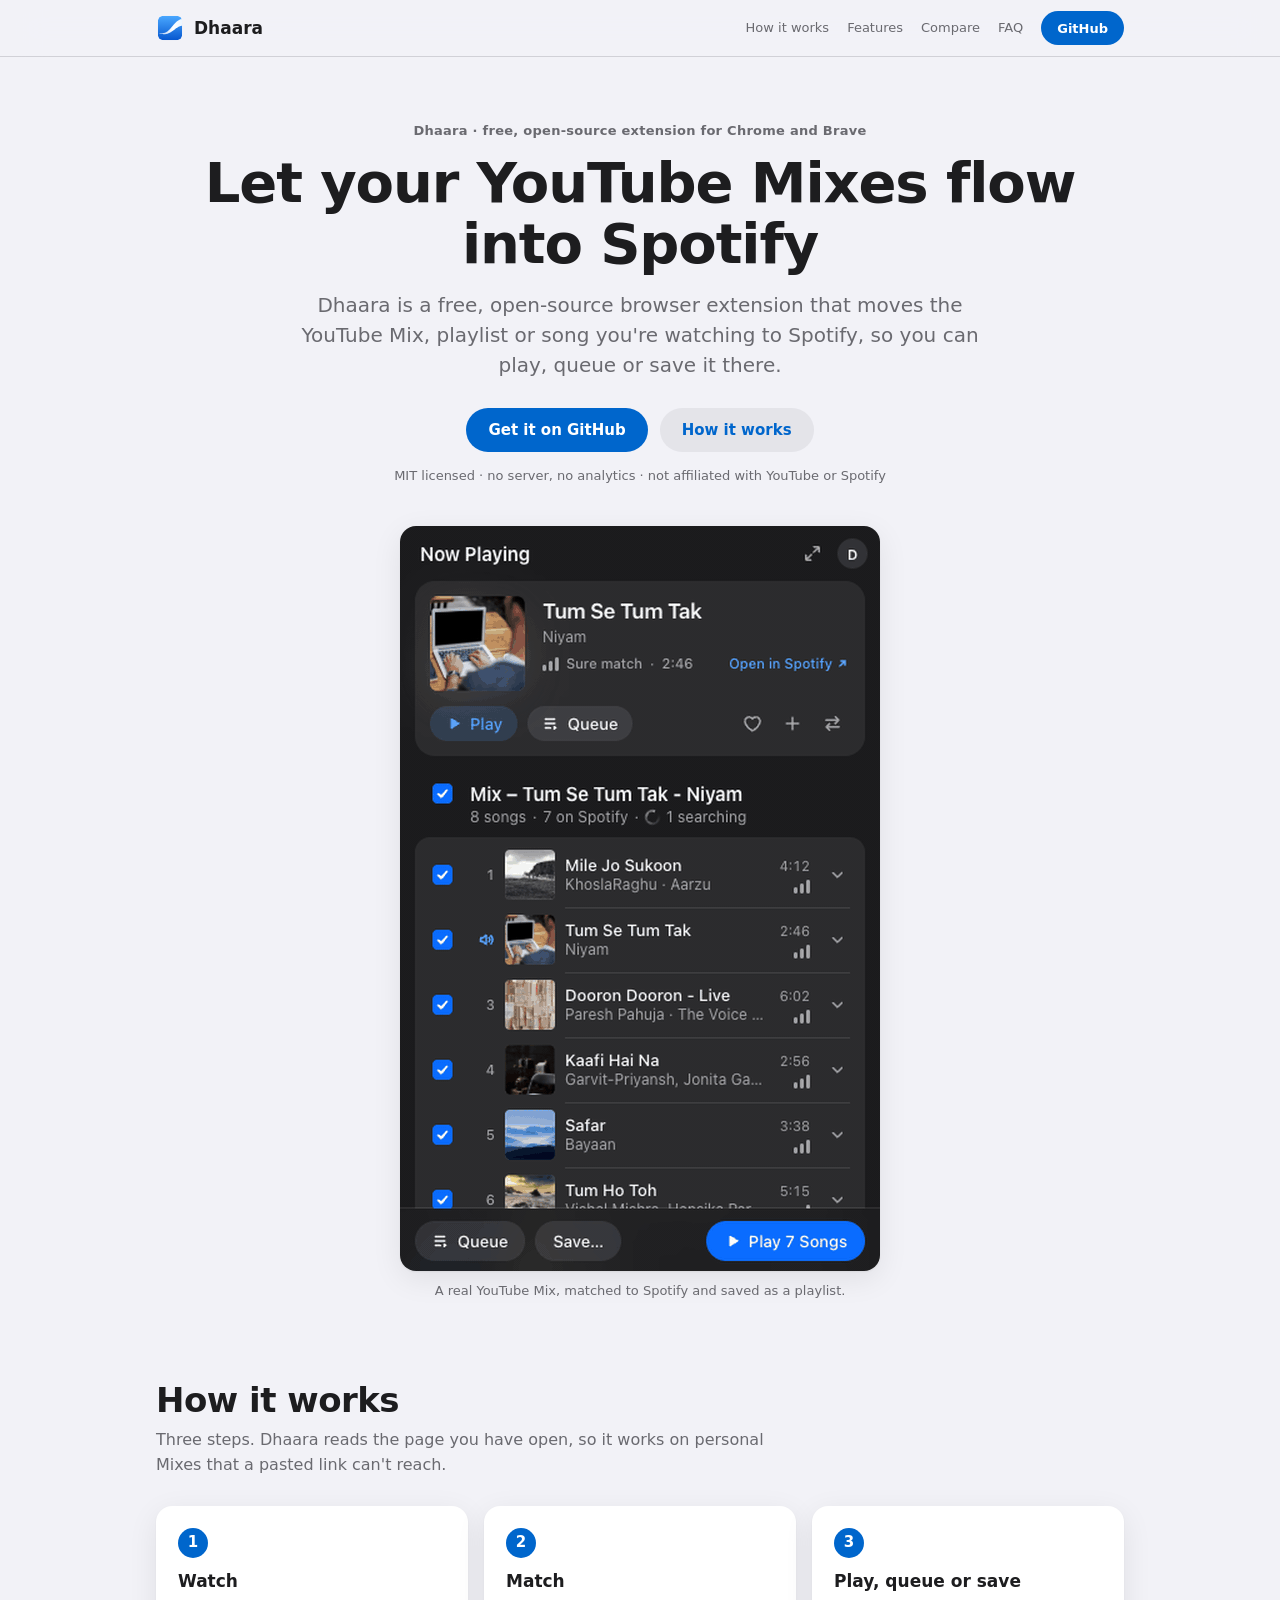
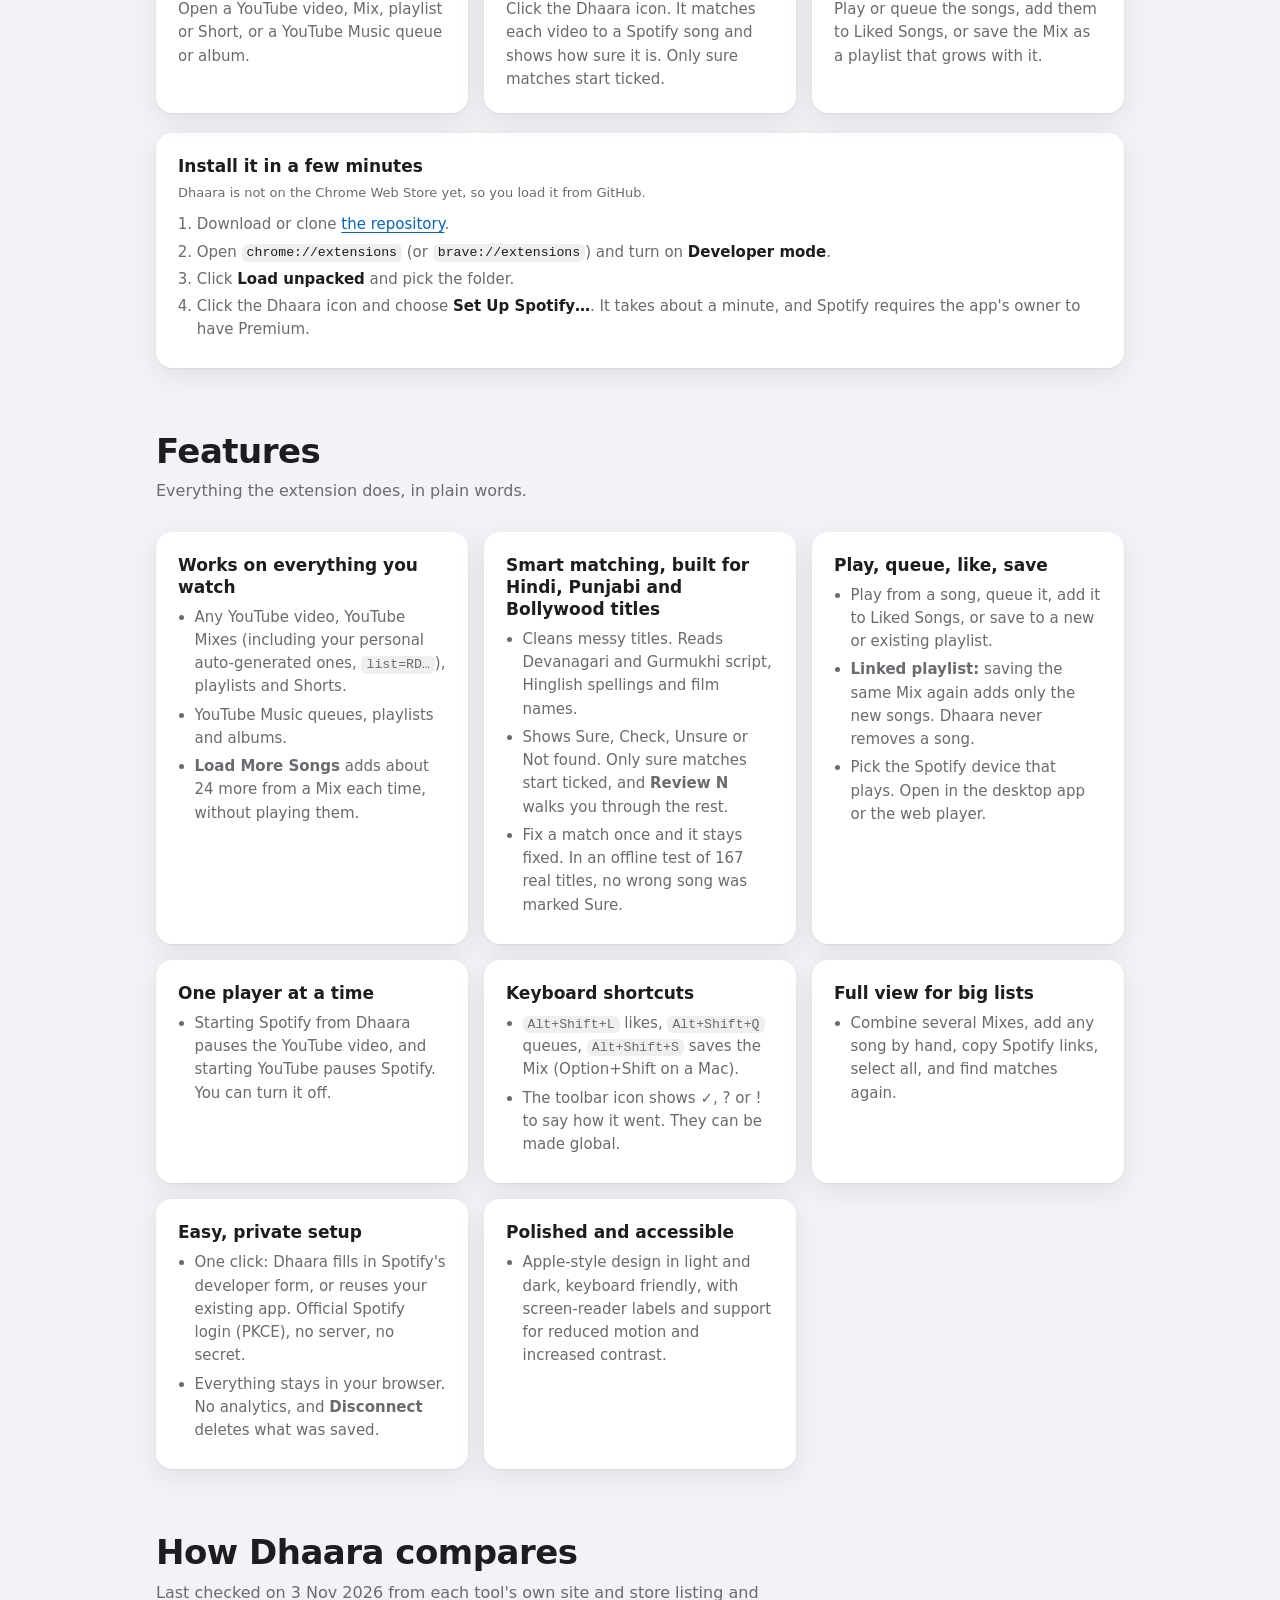
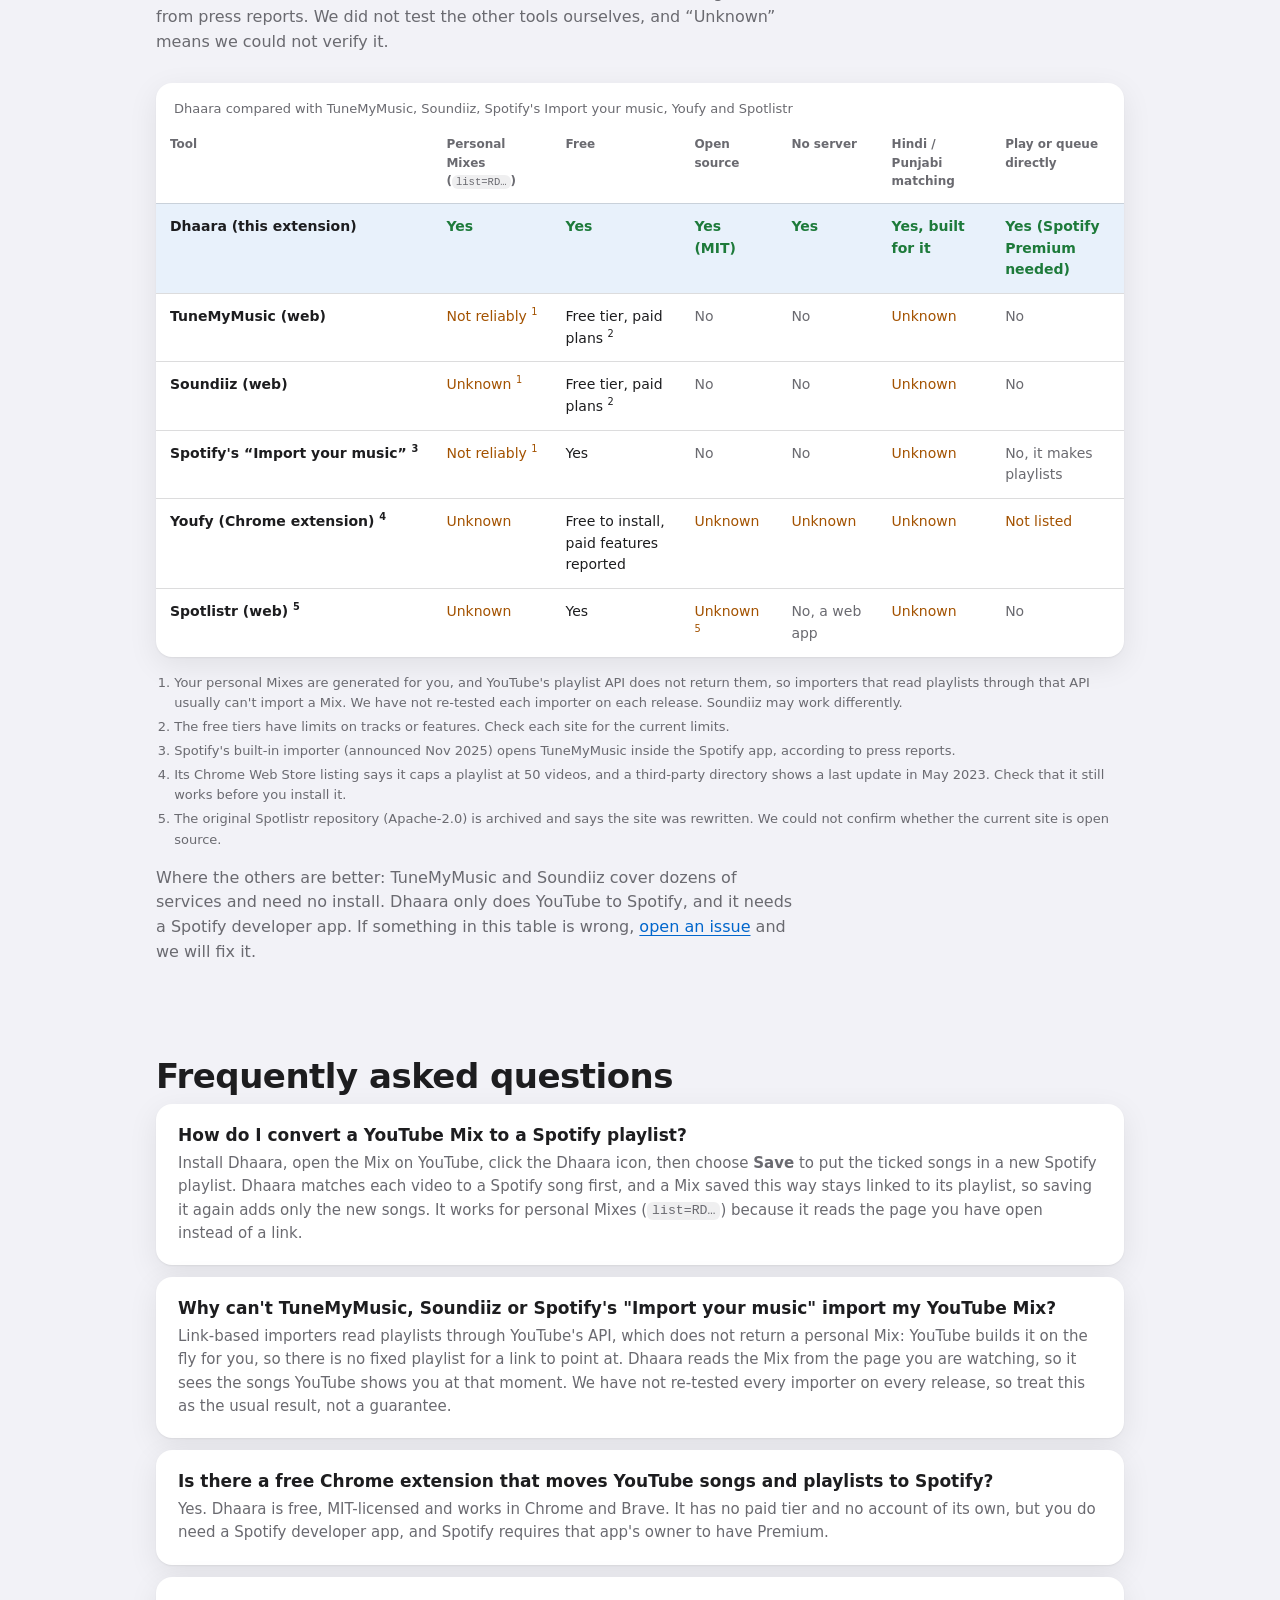
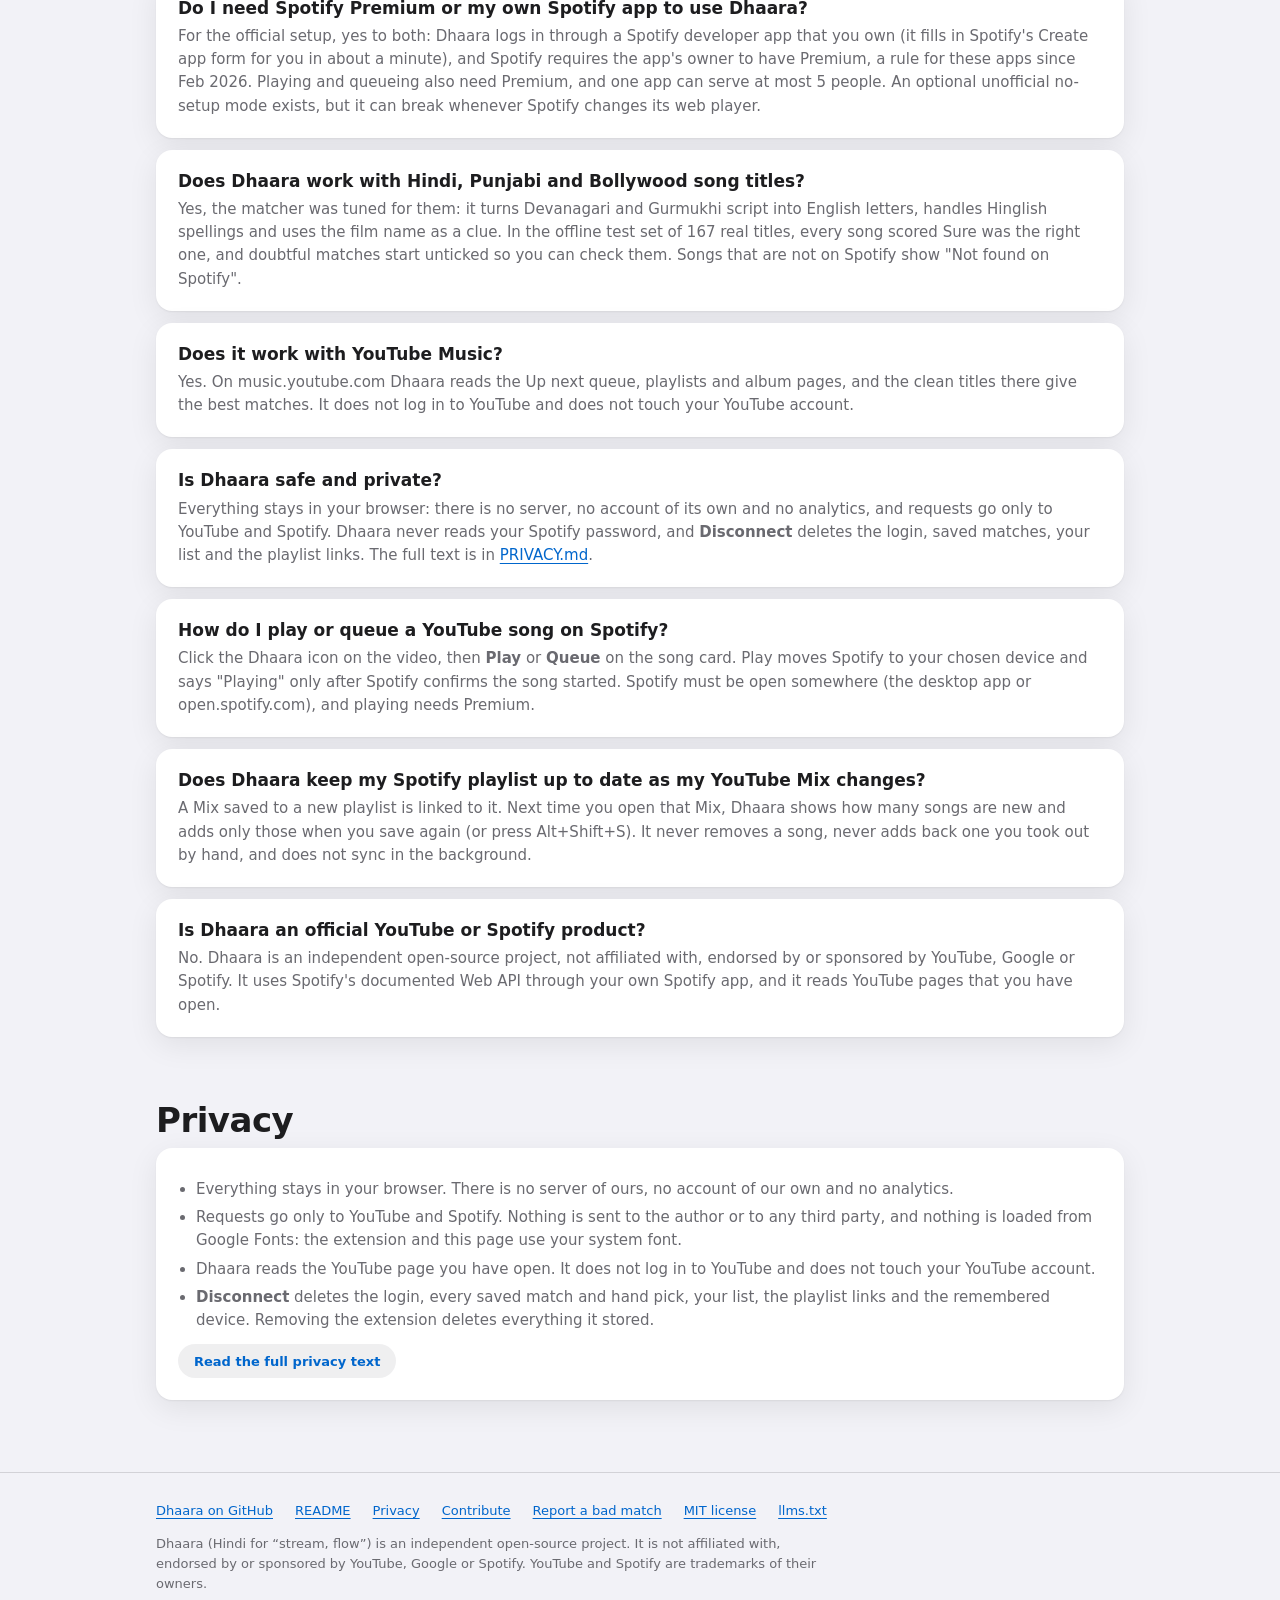
<file: docs/site/index.html>
<!doctype html>
<html lang="en">
<head>
<meta charset="utf-8">
<meta name="viewport" content="width=device-width, initial-scale=1">
<title>Dhaara: YouTube Mix to Spotify extension for Chrome and Brave</title>
<meta name="description" content="Free, open-source Chrome and Brave extension that moves the YouTube Mix, playlist or song you're watching to Spotify. Play, queue or save it. No server.">
<meta name="robots" content="index, follow, max-image-preview:large">
<meta name="color-scheme" content="light dark">
<meta name="theme-color" content="#F2F2F7" media="(prefers-color-scheme: light)">
<meta name="theme-color" content="#1C1C1E" media="(prefers-color-scheme: dark)">
<link rel="canonical" href="https://kushagramehta.github.io/Dhaara/">
<link rel="icon" type="image/svg+xml" href="assets/icon.svg">
<link rel="apple-touch-icon" href="assets/icon-128.png">

<meta property="og:type" content="website">
<meta property="og:site_name" content="Dhaara">
<meta property="og:title" content="Dhaara: let your YouTube Mixes flow into Spotify">
<meta property="og:description" content="Free, open-source Chrome and Brave extension that moves the YouTube Mix, playlist or song you're watching to Spotify. Play, queue or save it.">
<meta property="og:url" content="https://kushagramehta.github.io/Dhaara/">
<meta property="og:image" content="https://kushagramehta.github.io/Dhaara/assets/social-preview.png">
<meta property="og:image:width" content="1280">
<meta property="og:image:height" content="640">
<meta property="og:image:alt" content="Dhaara: let your YouTube Mixes flow into Spotify. A free, open-source Chrome and Brave extension.">
<meta property="og:locale" content="en">

<meta name="twitter:card" content="summary_large_image">
<meta name="twitter:title" content="Dhaara: let your YouTube Mixes flow into Spotify">
<meta name="twitter:description" content="Free, open-source Chrome and Brave extension that moves the YouTube Mix, playlist or song you're watching to Spotify.">
<meta name="twitter:image" content="https://kushagramehta.github.io/Dhaara/assets/social-preview.png">
<meta name="twitter:image:alt" content="Dhaara: let your YouTube Mixes flow into Spotify. A free, open-source Chrome and Brave extension.">

<script type="application/ld+json">
{
  "@context": "https://schema.org",
  "@type": "SoftwareApplication",
  "name": "Dhaara",
  "alternateName": "Dhaara browser extension",
  "description": "Dhaara is a free, open-source browser extension that moves the YouTube Mix, playlist or song you're watching to Spotify, so you can play, queue or save it there.",
  "applicationCategory": "MultimediaApplication",
  "operatingSystem": "Chrome, Brave",
  "browserRequirements": "Requires Chrome or Brave (Chromium, Manifest V3)",
  "softwareVersion": "0.2.0",
  "url": "https://kushagramehta.github.io/Dhaara/",
  "image": "https://kushagramehta.github.io/Dhaara/assets/social-preview.png",
  "inLanguage": "en",
  "isAccessibleForFree": true,
  "offers": {
    "@type": "Offer",
    "price": "0",
    "priceCurrency": "USD"
  },
  "license": "https://opensource.org/licenses/MIT",
  "codeRepository": "https://github.com/KushagraMehta/Dhaara",
  "downloadUrl": "https://github.com/KushagraMehta/Dhaara",
  "installUrl": "https://github.com/KushagraMehta/Dhaara",
  "sameAs": [
    "https://github.com/KushagraMehta/Dhaara"
  ],
  "author": {
    "@type": "Person",
    "name": "KushagraMehta",
    "url": "https://github.com/KushagraMehta"
  },
  "featureList": [
    "Reads the YouTube song, Mix (including personal list=RD Mixes), playlist, Short or YouTube Music queue you have open",
    "Matches each video to Spotify with a matcher tuned for messy titles, including Hindi and Punjabi film songs and Devanagari script",
    "Shows how sure each match is; only sure matches start ticked",
    "Play, queue, like or save the list as a Spotify playlist",
    "Linked playlist per Mix: saving again adds only the new songs",
    "Keyboard shortcuts: Alt+Shift+L like, Alt+Shift+Q queue, Alt+Shift+S save the Mix",
    "Pauses YouTube when Spotify plays, and Spotify when YouTube starts",
    "No server and no analytics: everything stays in the browser"
  ],
  "keywords": "youtube mix to spotify, youtube playlist to spotify, youtube to spotify chrome extension, convert youtube playlist to spotify, transfer youtube music to spotify, open source"
}
</script>
<script type="application/ld+json">
{
  "@context": "https://schema.org",
  "@type": "FAQPage",
  "mainEntity": [
    {
      "@type": "Question",
      "name": "How do I convert a YouTube Mix to a Spotify playlist?",
      "acceptedAnswer": {
        "@type": "Answer",
        "text": "Install Dhaara, open the Mix on YouTube, click the Dhaara icon, then choose Save to put the ticked songs in a new Spotify playlist. Dhaara matches each video to a Spotify song first, and a Mix saved this way stays linked to its playlist, so saving it again adds only the new songs. It works for personal Mixes (list=RD…) because it reads the page you have open instead of a link."
      }
    },
    {
      "@type": "Question",
      "name": "Why can't TuneMyMusic, Soundiiz or Spotify's \"Import your music\" import my YouTube Mix?",
      "acceptedAnswer": {
        "@type": "Answer",
        "text": "Link-based importers read playlists through YouTube's API, which does not return a personal Mix: YouTube builds it on the fly for you, so there is no fixed playlist for a link to point at. Dhaara reads the Mix from the page you are watching, so it sees the songs YouTube shows you at that moment. We have not re-tested every importer on every release, so treat this as the usual result, not a guarantee."
      }
    },
    {
      "@type": "Question",
      "name": "Is there a free Chrome extension that moves YouTube songs and playlists to Spotify?",
      "acceptedAnswer": {
        "@type": "Answer",
        "text": "Yes. Dhaara is free, MIT-licensed and works in Chrome and Brave. It has no paid tier and no account of its own, but you do need a Spotify developer app, and Spotify requires that app's owner to have Premium."
      }
    },
    {
      "@type": "Question",
      "name": "Do I need Spotify Premium or my own Spotify app to use Dhaara?",
      "acceptedAnswer": {
        "@type": "Answer",
        "text": "For the official setup, yes to both: Dhaara logs in through a Spotify developer app that you own (it fills in Spotify's Create app form for you in about a minute), and Spotify requires the app's owner to have Premium, a rule for these apps since Feb 2026. Playing and queueing also need Premium, and one app can serve at most 5 people. An optional unofficial no-setup mode exists, but it can break whenever Spotify changes its web player."
      }
    },
    {
      "@type": "Question",
      "name": "Does Dhaara work with Hindi, Punjabi and Bollywood song titles?",
      "acceptedAnswer": {
        "@type": "Answer",
        "text": "Yes, the matcher was tuned for them: it turns Devanagari and Gurmukhi script into English letters, handles Hinglish spellings and uses the film name as a clue. In the offline test set of 167 real titles, every song scored Sure was the right one, and doubtful matches start unticked so you can check them. Songs that are not on Spotify show \"Not found on Spotify\"."
      }
    },
    {
      "@type": "Question",
      "name": "Does it work with YouTube Music?",
      "acceptedAnswer": {
        "@type": "Answer",
        "text": "Yes. On music.youtube.com Dhaara reads the Up next queue, playlists and album pages, and the clean titles there give the best matches. It does not log in to YouTube and does not touch your YouTube account."
      }
    },
    {
      "@type": "Question",
      "name": "Is Dhaara safe and private?",
      "acceptedAnswer": {
        "@type": "Answer",
        "text": "Everything stays in your browser: there is no server, no account of its own and no analytics, and requests go only to YouTube and Spotify. Dhaara never reads your Spotify password, and Disconnect deletes the login, saved matches, your list and the playlist links. The full text is in PRIVACY.md."
      }
    },
    {
      "@type": "Question",
      "name": "How do I play or queue a YouTube song on Spotify?",
      "acceptedAnswer": {
        "@type": "Answer",
        "text": "Click the Dhaara icon on the video, then Play or Queue on the song card. Play moves Spotify to your chosen device and says \"Playing\" only after Spotify confirms the song started. Spotify must be open somewhere (the desktop app or open.spotify.com), and playing needs Premium."
      }
    },
    {
      "@type": "Question",
      "name": "Does Dhaara keep my Spotify playlist up to date as my YouTube Mix changes?",
      "acceptedAnswer": {
        "@type": "Answer",
        "text": "A Mix saved to a new playlist is linked to it. Next time you open that Mix, Dhaara shows how many songs are new and adds only those when you save again (or press Alt+Shift+S). It never removes a song, never adds back one you took out by hand, and does not sync in the background."
      }
    },
    {
      "@type": "Question",
      "name": "Is Dhaara an official YouTube or Spotify product?",
      "acceptedAnswer": {
        "@type": "Answer",
        "text": "No. Dhaara is an independent open-source project, not affiliated with, endorsed by or sponsored by YouTube, Google or Spotify. It uses Spotify's documented Web API through your own Spotify app, and it reads YouTube pages that you have open."
      }
    }
  ]
}
</script>

<style>
:root{
  --bg:#F2F2F7; --group:#FFFFFF; --label:#1D1D1F; --label-2:#6A6A70; --label-3:#8E8E93;
  --accent:#0066CC; --accent-text:#0066CC; --warn:#A35200; --good:#1D7A3A;
  --sep:rgba(60,60,67,.18); --fill:rgba(120,120,128,.12);
  --shadow:0 1px 2px rgba(0,0,0,.06),0 8px 30px rgba(0,0,0,.08);
  --glass:rgba(242,242,247,.82);
  --font:-apple-system,BlinkMacSystemFont,"SF Pro Text","Segoe UI",system-ui,Roboto,"Helvetica Neue",Arial,sans-serif;
  --mono:ui-monospace,SFMono-Regular,Menlo,Consolas,monospace;
}
@media (prefers-color-scheme: dark){
  :root{
    --bg:#1C1C1E; --group:#2C2C2E; --label:#F5F5F7; --label-2:#A1A1A6; --label-3:#8E8E93;
    --accent:#0A6CFF; --accent-text:#4DA3FF; --warn:#FFB340; --good:#32D74B;
    --sep:rgba(235,235,245,.18); --fill:rgba(120,120,128,.24);
    --shadow:0 1px 2px rgba(0,0,0,.4),0 10px 34px rgba(0,0,0,.45);
    --glass:rgba(28,28,30,.8);
  }
}
@media (prefers-contrast: more){
  :root{--label-2:#4a4a50;--sep:rgba(60,60,67,.5)}
}
@media (prefers-contrast: more) and (prefers-color-scheme: dark){
  :root{--label-2:#C7C7CC;--sep:rgba(235,235,245,.5)}
}
*{box-sizing:border-box}
html{scroll-behavior:smooth;-webkit-text-size-adjust:100%}
body{margin:0;background:var(--bg);color:var(--label);font:400 1rem/1.55 var(--font);-webkit-font-smoothing:antialiased}
a{color:var(--accent-text);text-underline-offset:3px}
a:focus-visible,button:focus-visible,summary:focus-visible{outline:3px solid var(--accent);outline-offset:3px;border-radius:6px}
code{font:.88em var(--mono);background:var(--fill);padding:.1em .38em;border-radius:6px}
.wrap{max-width:1000px;margin:0 auto;padding:0 16px}
.skip{position:absolute;left:-999px;top:8px;background:var(--accent);color:#fff;padding:8px 14px;border-radius:999px;z-index:20}
.skip:focus{left:16px}

/* header: blur only here, as in DESIGN.md */
header.top{position:sticky;top:0;z-index:10;background:var(--glass);-webkit-backdrop-filter:saturate(180%) blur(20px);backdrop-filter:saturate(180%) blur(20px);border-bottom:1px solid var(--sep)}
header.top .wrap{display:flex;align-items:center;gap:20px;min-height:56px}
.brand{display:flex;align-items:center;gap:10px;font-weight:700;font-size:1.0625rem;color:var(--label);text-decoration:none}
.brand img{width:28px;height:28px;border-radius:7px;display:block}
header.top nav{margin-left:auto;display:flex;align-items:center;gap:18px;font-size:.8125rem}
header.top nav a{color:var(--label-2);text-decoration:none}
header.top nav a:hover{color:var(--label)}
@media (max-width:640px){header.top nav a.hide-s{display:none}}

.btn{display:inline-flex;align-items:center;justify-content:center;gap:8px;min-height:44px;padding:0 22px;border-radius:999px;font:600 .9375rem var(--font);text-decoration:none;border:0;cursor:pointer;transition:transform .15s ease,background-color .15s ease}
.btn:active{transform:scale(.97)}
.btn.primary{background:var(--accent);color:#fff}
.btn.primary:hover{filter:brightness(1.08)}
.btn.plain{background:var(--fill);color:var(--accent-text)}
.btn.small{min-height:34px;padding:0 16px;font-size:.8125rem}

/* hero */
.hero{padding:64px 0 24px;text-align:center}
.eyebrow{margin:0 0 12px;font-size:.8125rem;font-weight:600;letter-spacing:.02em;color:var(--label-2)}
h1{margin:0 auto 16px;max-width:16em;font-size:clamp(2.1rem,6vw,3.5rem);line-height:1.08;letter-spacing:-.02em;font-weight:700}
.lead{margin:0 auto;max-width:36em;font-size:clamp(1.0625rem,2.4vw,1.25rem);line-height:1.5;color:var(--label-2)}
.cta{display:flex;flex-wrap:wrap;gap:12px;justify-content:center;margin:28px 0 14px}
.fine{margin:0;font-size:.8125rem;color:var(--label-2)}
figure.demo{margin:40px auto 0;max-width:480px}
figure.demo img{display:block;width:100%;height:auto;border-radius:16px;box-shadow:var(--shadow);background:var(--group)}
figure.demo figcaption{margin-top:10px;font-size:.8125rem;color:var(--label-2)}

section{padding:56px 0 8px}
h2{margin:0 0 8px;font-size:clamp(1.6rem,4vw,2.125rem);line-height:1.15;letter-spacing:-.015em;font-weight:700}
.sub{margin:0 0 28px;max-width:40em;color:var(--label-2)}
h3{margin:0 0 6px;font-size:1.0625rem;line-height:1.3;font-weight:650}

.steps{display:grid;gap:16px;grid-template-columns:repeat(auto-fit,minmax(250px,1fr));counter-reset:s;padding:0;margin:0;list-style:none}
.steps li{counter-increment:s;background:var(--group);border-radius:16px;padding:22px;box-shadow:var(--shadow)}
.steps li::before{content:counter(s);display:grid;place-items:center;width:30px;height:30px;margin-bottom:12px;border-radius:50%;background:var(--accent);color:#fff;font-weight:700;font-size:.9375rem}
.steps p,.card p{margin:0;color:var(--label-2);font-size:.9375rem}

.install{margin-top:20px;background:var(--group);border-radius:16px;padding:22px;box-shadow:var(--shadow)}
.install ol{margin:10px 0 0;padding-left:1.25em;color:var(--label-2);font-size:.9375rem}
.install li{margin:4px 0}
.install strong,.install code{color:var(--label)}

.grid{display:grid;gap:16px;grid-template-columns:repeat(auto-fit,minmax(280px,1fr))}
.card{background:var(--group);border-radius:16px;padding:22px;box-shadow:var(--shadow)}
.card ul{margin:8px 0 0;padding-left:1.1em;color:var(--label-2);font-size:.9375rem}
.card li{margin:5px 0}

.tablewrap{overflow-x:auto;background:var(--group);border-radius:16px;box-shadow:var(--shadow)}
table{border-collapse:collapse;width:100%;min-width:720px;font-size:.875rem}
caption{text-align:left;padding:16px 18px 4px;color:var(--label-2);font-size:.8125rem}
th,td{padding:12px 14px;text-align:left;vertical-align:top;border-top:1px solid var(--sep)}
thead th{border-top:0;font-size:.75rem;font-weight:650;color:var(--label-2)}
tbody th{font-weight:650;white-space:nowrap}
tr.us{background:color-mix(in srgb,var(--accent) 9%,transparent)}
.y{color:var(--good);font-weight:600}
.n{color:var(--label-2)}
.q{color:var(--warn)}
.notes{margin:16px 0 0;padding-left:1.4em;color:var(--label-2);font-size:.8125rem}
.notes li{margin:4px 0}
sup{font-size:.7em;line-height:0}

.faq{display:grid;gap:12px}
.faq article{background:var(--group);border-radius:16px;padding:20px 22px;box-shadow:var(--shadow)}
.faq h3{font-size:1.0625rem}
.faq p{margin:0;color:var(--label-2);font-size:.9375rem}

.priv{background:var(--group);border-radius:16px;padding:22px;box-shadow:var(--shadow)}
.priv ul{margin:8px 0 12px;padding-left:1.2em;color:var(--label-2);font-size:.9375rem}
.priv li{margin:5px 0}

footer{margin-top:64px;padding:28px 0 48px;border-top:1px solid var(--sep);color:var(--label-2);font-size:.8125rem}
footer .row{display:flex;flex-wrap:wrap;gap:8px 22px;margin-bottom:12px}
footer p{margin:6px 0;max-width:52em}

@media (prefers-reduced-motion: reduce){
  html{scroll-behavior:auto}
  .btn{transition:none}.btn:active{transform:none}
}
@media (forced-colors: active){
  .btn.primary,.steps li::before{border:1px solid ButtonText}
  tr.us{outline:1px solid CanvasText}
}
</style>
</head>
<body>
<a class="skip" href="#main">Skip to content</a>

<header class="top">
  <div class="wrap">
    <a class="brand" href="#top"><img src="assets/icon.svg" width="28" height="28" alt="">Dhaara</a>
    <nav aria-label="Page sections">
      <a class="hide-s" href="#how">How it works</a>
      <a class="hide-s" href="#features">Features</a>
      <a class="hide-s" href="#compare">Compare</a>
      <a href="#faq">FAQ</a>
      <a class="btn primary small" href="https://github.com/KushagraMehta/Dhaara">GitHub</a>
    </nav>
  </div>
</header>

<main id="main">
<div class="wrap" id="top">

  <div class="hero">
    <p class="eyebrow">Dhaara &middot; free, open-source extension for Chrome and Brave</p>
    <h1>Let your YouTube Mixes flow into Spotify</h1>
    <p class="lead">Dhaara is a free, open-source browser extension that moves the YouTube Mix, playlist or song you're watching to Spotify, so you can play, queue or save it there.</p>
    <div class="cta">
      <a class="btn primary" href="https://github.com/KushagraMehta/Dhaara">Get it on GitHub</a>
      <a class="btn plain" href="#how">How it works</a>
    </div>
    <p class="fine">MIT licensed &middot; no server, no analytics &middot; not affiliated with YouTube or Spotify</p>
    <figure class="demo">
      <img src="assets/demo.gif" width="480" height="745" alt="Dhaara on a YouTube Mix: each song is matched to Spotify with confidence bars, then the Mix is saved as a Spotify playlist" decoding="async">
      <figcaption>A real YouTube Mix, matched to Spotify and saved as a playlist.</figcaption>
    </figure>
  </div>

  <section id="how" aria-labelledby="how-h">
    <h2 id="how-h">How it works</h2>
    <p class="sub">Three steps. Dhaara reads the page you have open, so it works on personal Mixes that a pasted link can't reach.</p>
    <ol class="steps">
      <li><h3>Watch</h3><p>Open a YouTube video, Mix, playlist or Short, or a YouTube Music queue or album.</p></li>
      <li><h3>Match</h3><p>Click the Dhaara icon. It matches each video to a Spotify song and shows how sure it is. Only sure matches start ticked.</p></li>
      <li><h3>Play, queue or save</h3><p>Play or queue the songs, add them to Liked Songs, or save the Mix as a playlist that grows with it.</p></li>
    </ol>
    <div class="install">
      <h3>Install it in a few minutes</h3>
      <p class="fine">Dhaara is not on the Chrome Web Store yet, so you load it from GitHub.</p>
      <ol>
        <li>Download or clone <a href="https://github.com/KushagraMehta/Dhaara">the repository</a>.</li>
        <li>Open <code>chrome://extensions</code> (or <code>brave://extensions</code>) and turn on <strong>Developer mode</strong>.</li>
        <li>Click <strong>Load unpacked</strong> and pick the folder.</li>
        <li>Click the Dhaara icon and choose <strong>Set Up Spotify&hellip;</strong>. It takes about a minute, and Spotify requires the app's owner to have Premium.</li>
      </ol>
    </div>
  </section>

  <section id="features" aria-labelledby="features-h">
    <h2 id="features-h">Features</h2>
    <p class="sub">Everything the extension does, in plain words.</p>
    <div class="grid">
      <article class="card">
        <h3>Works on everything you watch</h3>
        <ul>
          <li>Any YouTube video, YouTube Mixes (including your personal auto-generated ones, <code>list=RD&hellip;</code>), playlists and Shorts.</li>
          <li>YouTube Music queues, playlists and albums.</li>
          <li><strong>Load More Songs</strong> adds about 24 more from a Mix each time, without playing them.</li>
        </ul>
      </article>
      <article class="card">
        <h3>Smart matching, built for Hindi, Punjabi and Bollywood titles</h3>
        <ul>
          <li>Cleans messy titles. Reads Devanagari and Gurmukhi script, Hinglish spellings and film names.</li>
          <li>Shows Sure, Check, Unsure or Not found. Only sure matches start ticked, and <strong>Review N</strong> walks you through the rest.</li>
          <li>Fix a match once and it stays fixed. In an offline test of 167 real titles, no wrong song was marked Sure.</li>
        </ul>
      </article>
      <article class="card">
        <h3>Play, queue, like, save</h3>
        <ul>
          <li>Play from a song, queue it, add it to Liked Songs, or save to a new or existing playlist.</li>
          <li><strong>Linked playlist:</strong> saving the same Mix again adds only the new songs. Dhaara never removes a song.</li>
          <li>Pick the Spotify device that plays. Open in the desktop app or the web player.</li>
        </ul>
      </article>
      <article class="card">
        <h3>One player at a time</h3>
        <ul>
          <li>Starting Spotify from Dhaara pauses the YouTube video, and starting YouTube pauses Spotify. You can turn it off.</li>
        </ul>
      </article>
      <article class="card">
        <h3>Keyboard shortcuts</h3>
        <ul>
          <li><code>Alt+Shift+L</code> likes, <code>Alt+Shift+Q</code> queues, <code>Alt+Shift+S</code> saves the Mix (Option+Shift on a Mac).</li>
          <li>The toolbar icon shows &check;, ? or ! to say how it went. They can be made global.</li>
        </ul>
      </article>
      <article class="card">
        <h3>Full view for big lists</h3>
        <ul>
          <li>Combine several Mixes, add any song by hand, copy Spotify links, select all, and find matches again.</li>
        </ul>
      </article>
      <article class="card">
        <h3>Easy, private setup</h3>
        <ul>
          <li>One click: Dhaara fills in Spotify's developer form, or reuses your existing app. Official Spotify login (PKCE), no server, no secret.</li>
          <li>Everything stays in your browser. No analytics, and <strong>Disconnect</strong> deletes what was saved.</li>
        </ul>
      </article>
      <article class="card">
        <h3>Polished and accessible</h3>
        <ul>
          <li>Apple-style design in light and dark, keyboard friendly, with screen-reader labels and support for reduced motion and increased contrast.</li>
        </ul>
      </article>
    </div>
    <!--
      Screenshots are not published yet. When docs/site/assets/screenshot-*.png exist (see assets/screenshots.md),
      add them here, for example:
      <figure><img src="assets/screenshot-popup-mix.png" alt="Dhaara's popup on a YouTube Mix" width="..." height="..." loading="lazy"></figure>
      <figure><img src="assets/screenshot-matching.png" alt="Matching Hindi and Punjabi film songs, with match bars" width="..." height="..." loading="lazy"></figure>
      <figure><img src="assets/screenshot-save-linked.png" alt="The Save sheet for a Mix linked to a playlist" width="..." height="..." loading="lazy"></figure>
      <figure><img src="assets/screenshot-full-view.png" alt="The full view with a combined list and Settings" width="..." height="..." loading="lazy"></figure>
    -->
  </section>

  <section id="compare" aria-labelledby="compare-h">
    <h2 id="compare-h">How Dhaara compares</h2>
    <p class="sub">Last checked on 3 Nov 2026 from each tool's own site and store listing and from press reports. We did not test the other tools ourselves, and &ldquo;Unknown&rdquo; means we could not verify it.</p>
    <div class="tablewrap" tabindex="0" role="region" aria-label="Comparison table">
      <table>
        <caption>Dhaara compared with TuneMyMusic, Soundiiz, Spotify's Import your music, Youfy and Spotlistr</caption>
        <thead>
          <tr><th scope="col">Tool</th><th scope="col">Personal Mixes (<code>list=RD&hellip;</code>)</th><th scope="col">Free</th><th scope="col">Open source</th><th scope="col">No server</th><th scope="col">Hindi / Punjabi matching</th><th scope="col">Play or queue directly</th></tr>
        </thead>
        <tbody>
          <tr class="us"><th scope="row">Dhaara (this extension)</th><td class="y">Yes</td><td class="y">Yes</td><td class="y">Yes (MIT)</td><td class="y">Yes</td><td class="y">Yes, built for it</td><td class="y">Yes (Spotify Premium needed)</td></tr>
          <tr><th scope="row">TuneMyMusic (web)</th><td class="q">Not reliably <sup>1</sup></td><td>Free tier, paid plans <sup>2</sup></td><td class="n">No</td><td class="n">No</td><td class="q">Unknown</td><td class="n">No</td></tr>
          <tr><th scope="row">Soundiiz (web)</th><td class="q">Unknown <sup>1</sup></td><td>Free tier, paid plans <sup>2</sup></td><td class="n">No</td><td class="n">No</td><td class="q">Unknown</td><td class="n">No</td></tr>
          <tr><th scope="row">Spotify's &ldquo;Import your music&rdquo; <sup>3</sup></th><td class="q">Not reliably <sup>1</sup></td><td>Yes</td><td class="n">No</td><td class="n">No</td><td class="q">Unknown</td><td class="n">No, it makes playlists</td></tr>
          <tr><th scope="row">Youfy (Chrome extension) <sup>4</sup></th><td class="q">Unknown</td><td>Free to install, paid features reported</td><td class="q">Unknown</td><td class="q">Unknown</td><td class="q">Unknown</td><td class="q">Not listed</td></tr>
          <tr><th scope="row">Spotlistr (web) <sup>5</sup></th><td class="q">Unknown</td><td>Yes</td><td class="q">Unknown <sup>5</sup></td><td class="n">No, a web app</td><td class="q">Unknown</td><td class="n">No</td></tr>
        </tbody>
      </table>
    </div>
    <ol class="notes">
      <li>Your personal Mixes are generated for you, and YouTube's playlist API does not return them, so importers that read playlists through that API usually can't import a Mix. We have not re-tested each importer on each release. Soundiiz may work differently.</li>
      <li>The free tiers have limits on tracks or features. Check each site for the current limits.</li>
      <li>Spotify's built-in importer (announced Nov 2025) opens TuneMyMusic inside the Spotify app, according to press reports.</li>
      <li>Its Chrome Web Store listing says it caps a playlist at 50 videos, and a third-party directory shows a last update in May 2023. Check that it still works before you install it.</li>
      <li>The original Spotlistr repository (Apache-2.0) is archived and says the site was rewritten. We could not confirm whether the current site is open source.</li>
    </ol>
    <p class="sub" style="margin-top:16px">Where the others are better: TuneMyMusic and Soundiiz cover dozens of services and need no install. Dhaara only does YouTube to Spotify, and it needs a Spotify developer app. If something in this table is wrong, <a href="https://github.com/KushagraMehta/Dhaara/issues">open an issue</a> and we will fix it.</p>
  </section>

  <section id="faq" aria-labelledby="faq-h">
    <h2 id="faq-h">Frequently asked questions</h2>
    <div class="faq">
      <article>
        <h3>How do I convert a YouTube Mix to a Spotify playlist?</h3>
        <p>Install Dhaara, open the Mix on YouTube, click the Dhaara icon, then choose <strong>Save</strong> to put the ticked songs in a new Spotify playlist. Dhaara matches each video to a Spotify song first, and a Mix saved this way stays linked to its playlist, so saving it again adds only the new songs. It works for personal Mixes (<code>list=RD…</code>) because it reads the page you have open instead of a link.</p>
      </article>
      <article>
        <h3>Why can't TuneMyMusic, Soundiiz or Spotify's "Import your music" import my YouTube Mix?</h3>
        <p>Link-based importers read playlists through YouTube's API, which does not return a personal Mix: YouTube builds it on the fly for you, so there is no fixed playlist for a link to point at. Dhaara reads the Mix from the page you are watching, so it sees the songs YouTube shows you at that moment. We have not re-tested every importer on every release, so treat this as the usual result, not a guarantee.</p>
      </article>
      <article>
        <h3>Is there a free Chrome extension that moves YouTube songs and playlists to Spotify?</h3>
        <p>Yes. Dhaara is free, MIT-licensed and works in Chrome and Brave. It has no paid tier and no account of its own, but you do need a Spotify developer app, and Spotify requires that app's owner to have Premium.</p>
      </article>
      <article>
        <h3>Do I need Spotify Premium or my own Spotify app to use Dhaara?</h3>
        <p>For the official setup, yes to both: Dhaara logs in through a Spotify developer app that you own (it fills in Spotify's Create app form for you in about a minute), and Spotify requires the app's owner to have Premium, a rule for these apps since Feb 2026. Playing and queueing also need Premium, and one app can serve at most 5 people. An optional unofficial no-setup mode exists, but it can break whenever Spotify changes its web player.</p>
      </article>
      <article>
        <h3>Does Dhaara work with Hindi, Punjabi and Bollywood song titles?</h3>
        <p>Yes, the matcher was tuned for them: it turns Devanagari and Gurmukhi script into English letters, handles Hinglish spellings and uses the film name as a clue. In the offline test set of 167 real titles, every song scored Sure was the right one, and doubtful matches start unticked so you can check them. Songs that are not on Spotify show "Not found on Spotify".</p>
      </article>
      <article>
        <h3>Does it work with YouTube Music?</h3>
        <p>Yes. On music.youtube.com Dhaara reads the Up next queue, playlists and album pages, and the clean titles there give the best matches. It does not log in to YouTube and does not touch your YouTube account.</p>
      </article>
      <article>
        <h3>Is Dhaara safe and private?</h3>
        <p>Everything stays in your browser: there is no server, no account of its own and no analytics, and requests go only to YouTube and Spotify. Dhaara never reads your Spotify password, and <strong>Disconnect</strong> deletes the login, saved matches, your list and the playlist links. The full text is in <a href="https://github.com/KushagraMehta/Dhaara/blob/main/PRIVACY.md">PRIVACY.md</a>.</p>
      </article>
      <article>
        <h3>How do I play or queue a YouTube song on Spotify?</h3>
        <p>Click the Dhaara icon on the video, then <strong>Play</strong> or <strong>Queue</strong> on the song card. Play moves Spotify to your chosen device and says "Playing" only after Spotify confirms the song started. Spotify must be open somewhere (the desktop app or open.spotify.com), and playing needs Premium.</p>
      </article>
      <article>
        <h3>Does Dhaara keep my Spotify playlist up to date as my YouTube Mix changes?</h3>
        <p>A Mix saved to a new playlist is linked to it. Next time you open that Mix, Dhaara shows how many songs are new and adds only those when you save again (or press Alt+Shift+S). It never removes a song, never adds back one you took out by hand, and does not sync in the background.</p>
      </article>
      <article>
        <h3>Is Dhaara an official YouTube or Spotify product?</h3>
        <p>No. Dhaara is an independent open-source project, not affiliated with, endorsed by or sponsored by YouTube, Google or Spotify. It uses Spotify's documented Web API through your own Spotify app, and it reads YouTube pages that you have open.</p>
      </article>
    </div>
  </section>

  <section id="privacy" aria-labelledby="privacy-h">
    <h2 id="privacy-h">Privacy</h2>
    <div class="priv">
      <ul>
        <li>Everything stays in your browser. There is no server of ours, no account of our own and no analytics.</li>
        <li>Requests go only to YouTube and Spotify. Nothing is sent to the author or to any third party, and nothing is loaded from Google Fonts: the extension and this page use your system font.</li>
        <li>Dhaara reads the YouTube page you have open. It does not log in to YouTube and does not touch your YouTube account.</li>
        <li><strong>Disconnect</strong> deletes the login, every saved match and hand pick, your list, the playlist links and the remembered device. Removing the extension deletes everything it stored.</li>
      </ul>
      <a class="btn plain small" href="https://github.com/KushagraMehta/Dhaara/blob/main/PRIVACY.md">Read the full privacy text</a>
    </div>
  </section>

</div>
</main>

<footer>
  <div class="wrap">
    <div class="row">
      <a href="https://github.com/KushagraMehta/Dhaara">Dhaara on GitHub</a>
      <a href="https://github.com/KushagraMehta/Dhaara/blob/main/README.md">README</a>
      <a href="https://github.com/KushagraMehta/Dhaara/blob/main/PRIVACY.md">Privacy</a>
      <a href="https://github.com/KushagraMehta/Dhaara/blob/main/CONTRIBUTING.md">Contribute</a>
      <a href="https://github.com/KushagraMehta/Dhaara/issues">Report a bad match</a>
      <a href="https://github.com/KushagraMehta/Dhaara/blob/main/LICENSE">MIT license</a>
      <a href="llms.txt">llms.txt</a>
    </div>
    <p>Dhaara (Hindi for &ldquo;stream, flow&rdquo;) is an independent open-source project. It is not affiliated with, endorsed by or sponsored by YouTube, Google or Spotify. YouTube and Spotify are trademarks of their owners.</p>
  </div>
</footer>
</body>
</html>
</file>
